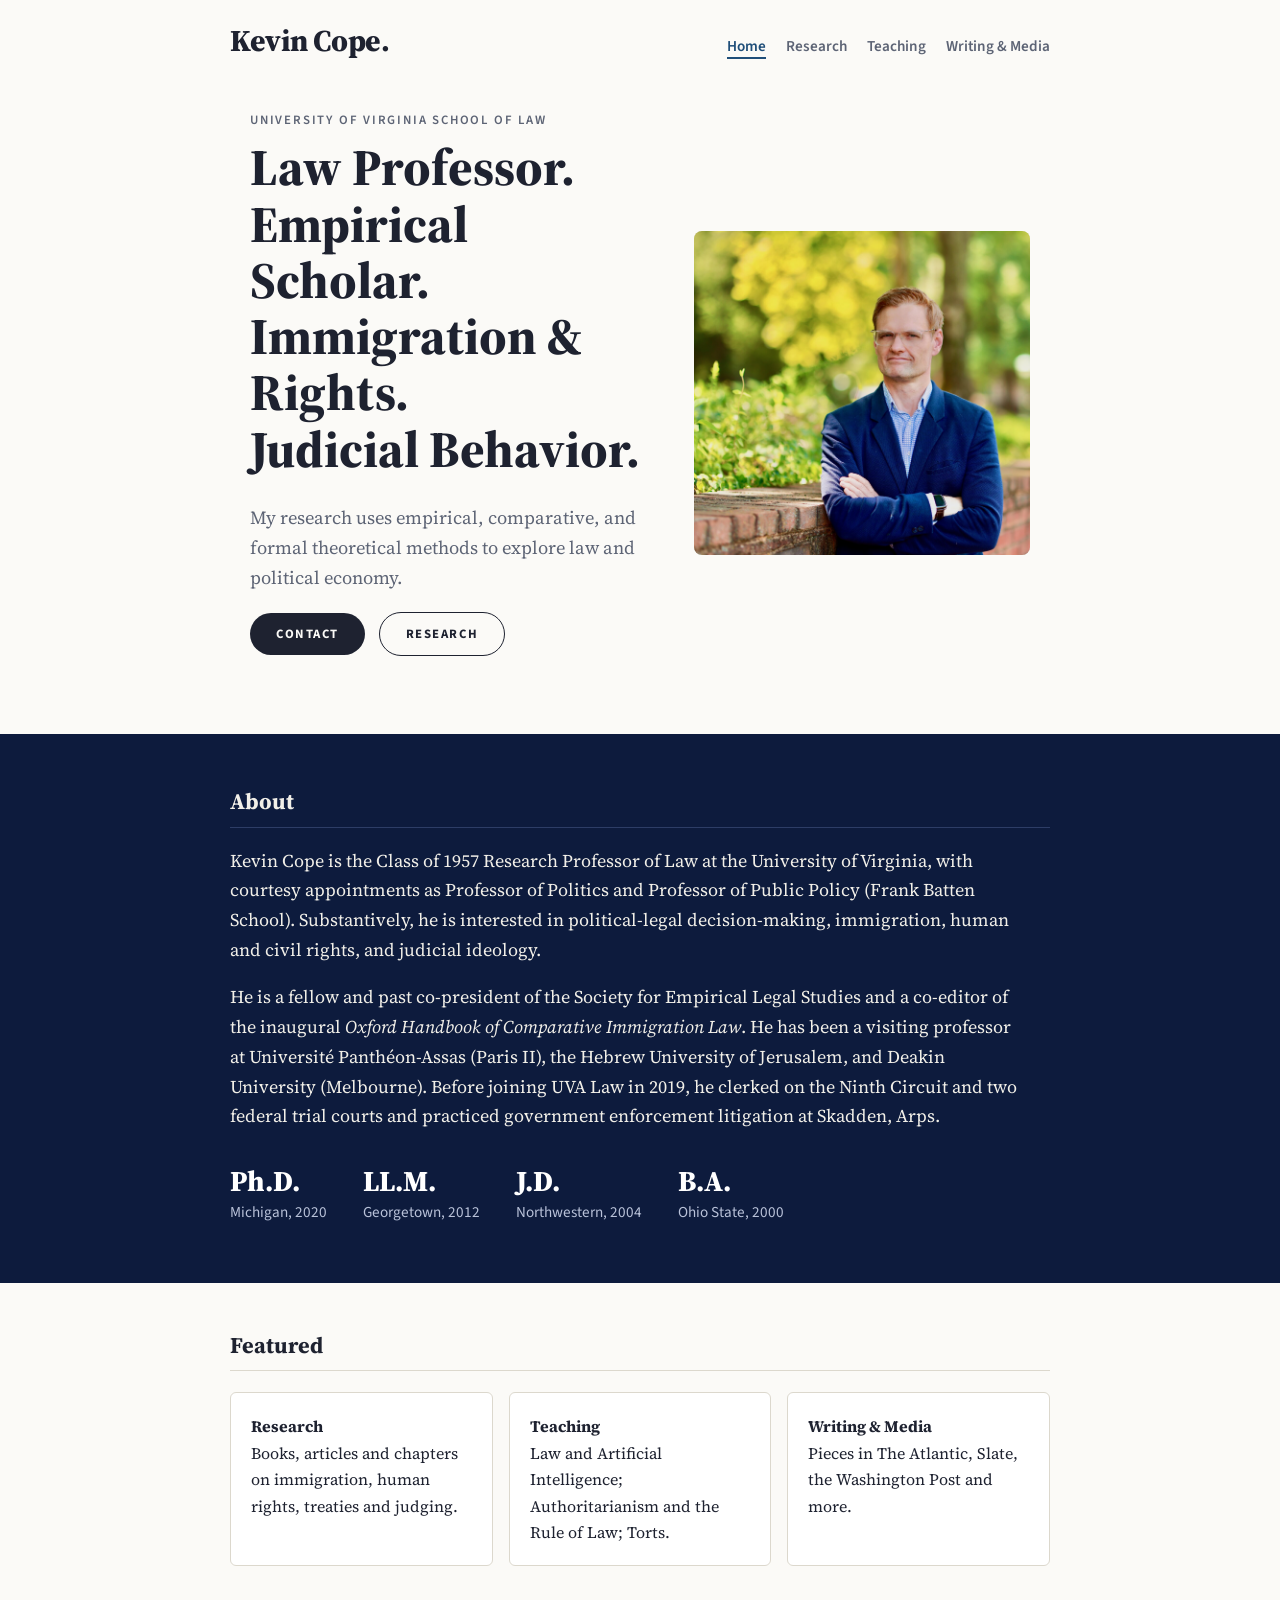
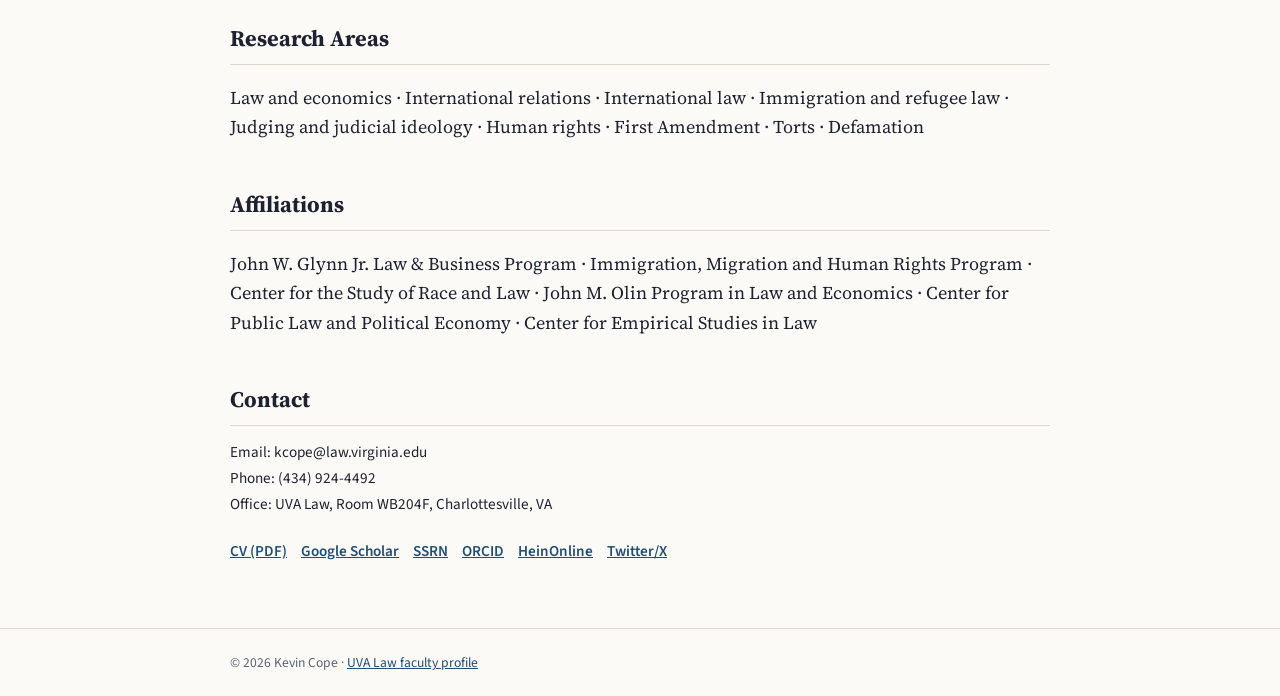
<file: index.html>
<!DOCTYPE html>
<html lang="en"><head><meta charset="UTF-8"><meta name="viewport" content="width=device-width, initial-scale=1.0">
<title>Kevin Cope — Professor of Law, University of Virginia</title><meta name="description" content="Kevin Cope is Class of 1957 Research Professor of Law at the University of Virginia School of Law, studying law and political economy.">
<link rel="preconnect" href="https://fonts.googleapis.com"><link rel="preconnect" href="https://fonts.gstatic.com" crossorigin>
<link href="https://fonts.googleapis.com/css2?family=Source+Serif+4:wght@400;600;700&family=Source+Sans+3:wght@400;600;700&display=swap" rel="stylesheet">
<link rel="stylesheet" href="css/style.css"></head><body>
<header class="site"><div class="container"><a class="brand" href="index.html">Kevin Cope.</a><nav>
<a href="index.html" class=active>Home</a><a href="research.html">Research</a><a href="teaching.html">Teaching</a><a href="media.html">Writing &amp; Media</a></nav></div></header><main class="container">

<section class="hero"><div class="hero-text">
<p class="eyebrow">University of Virginia School of Law</p>
<h1>Law Professor.<br>Empirical Scholar.<br>Immigration &amp; Rights.<br>Judicial Behavior.</h1>
<p class="lede">My research uses empirical, comparative, and formal theoretical methods to explore law and political economy.</p>
<p><a class="btn" href="#contact">Contact</a> <a class="btn ghost" href="research.html">Research</a></p></div>
<div><div class="photo" id="ph" aria-label="Photo placeholder">KC</div></div></section>
</main>
<section class="band"><div class="container">
<h2>About</h2>
<p>Kevin Cope is the Class of 1957 Research Professor of Law at the University of Virginia, with courtesy appointments as Professor of Politics and Professor of Public Policy (Frank Batten School). Substantively, he is interested in political-legal decision-making, immigration, human and civil rights, and judicial ideology.</p>
<p>He is a fellow and past co-president of the Society for Empirical Legal Studies and a co-editor of the inaugural <em>Oxford Handbook of Comparative Immigration Law</em>. He has been a visiting professor at Université Panthéon-Assas (Paris II), the Hebrew University of Jerusalem, and Deakin University (Melbourne). Before joining UVA Law in 2019, he clerked on the Ninth Circuit and two federal trial courts and practiced government enforcement litigation at Skadden, Arps.</p>
<div class="stats"><div><b>Ph.D.</b>Michigan, 2020</div><div><b>LL.M.</b>Georgetown, 2012</div><div><b>J.D.</b>Northwestern, 2004</div><div><b>B.A.</b>Ohio State, 2000</div></div>
</div></section>
<main class="container">
<h2>Featured</h2>
<div class="cards">
<a class="card" href="research.html"><b>Research</b><br>Books, articles and chapters on immigration, human rights, treaties and judging.</a>
<a class="card" href="teaching.html"><b>Teaching</b><br>Law and Artificial Intelligence; Authoritarianism and the Rule of Law; Torts.</a>
<a class="card" href="media.html"><b>Writing &amp; Media</b><br>Pieces in The Atlantic, Slate, the Washington Post and more.</a></div>
<h2>Research Areas</h2><p>Law and economics &middot; International relations &middot; International law &middot; Immigration and refugee law &middot; Judging and judicial ideology &middot; Human rights &middot; First Amendment &middot; Torts &middot; Defamation</p>
<h2>Affiliations</h2><p>John W. Glynn Jr. Law &amp; Business Program &middot; Immigration, Migration and Human Rights Program &middot; Center for the Study of Race and Law &middot; John M. Olin Program in Law and Economics &middot; Center for Public Law and Political Economy &middot; Center for Empirical Studies in Law</p>
<h2 id="contact">Contact</h2>
<div class="contact">Email: kcope@law.virginia.edu<br>Phone: (434) 924-4492<br>Office: UVA Law, Room WB204F, Charlottesville, VA</div>
<p class="links"><a href="https://www.dropbox.com/s/ezp9ynncu754b7q/Cope-CV.pdf?dl=0">CV (PDF)</a><a href="https://scholar.google.com/citations?user=xXnzLrUAAAAJ">Google Scholar</a><a href="https://ssrn.com/abstract=4718929">SSRN</a><a href="https://orcid.org/0000-0002-1598-0668">ORCID</a><a href="https://heinonline.org/HOL/AuthorProfile?collection=journals&search_name=Cope,%20Kevin%20L.&base=js">HeinOnline</a><a href="https://twitter.com/KevinLynnCope">Twitter/X</a></p>
<script>var i=new Image();i.onload=function(){document.getElementById('ph').outerHTML='<img class="photo" src="images/cope.jpg" alt="Kevin Cope">'};i.src='images/cope.jpg';</script></main><footer><div class="container">&copy; 2026 Kevin Cope &middot; <a href="https://www.law.virginia.edu/faculty/profile/kc9fz/2381999">UVA Law faculty profile</a></div></footer></body></html>
</file>
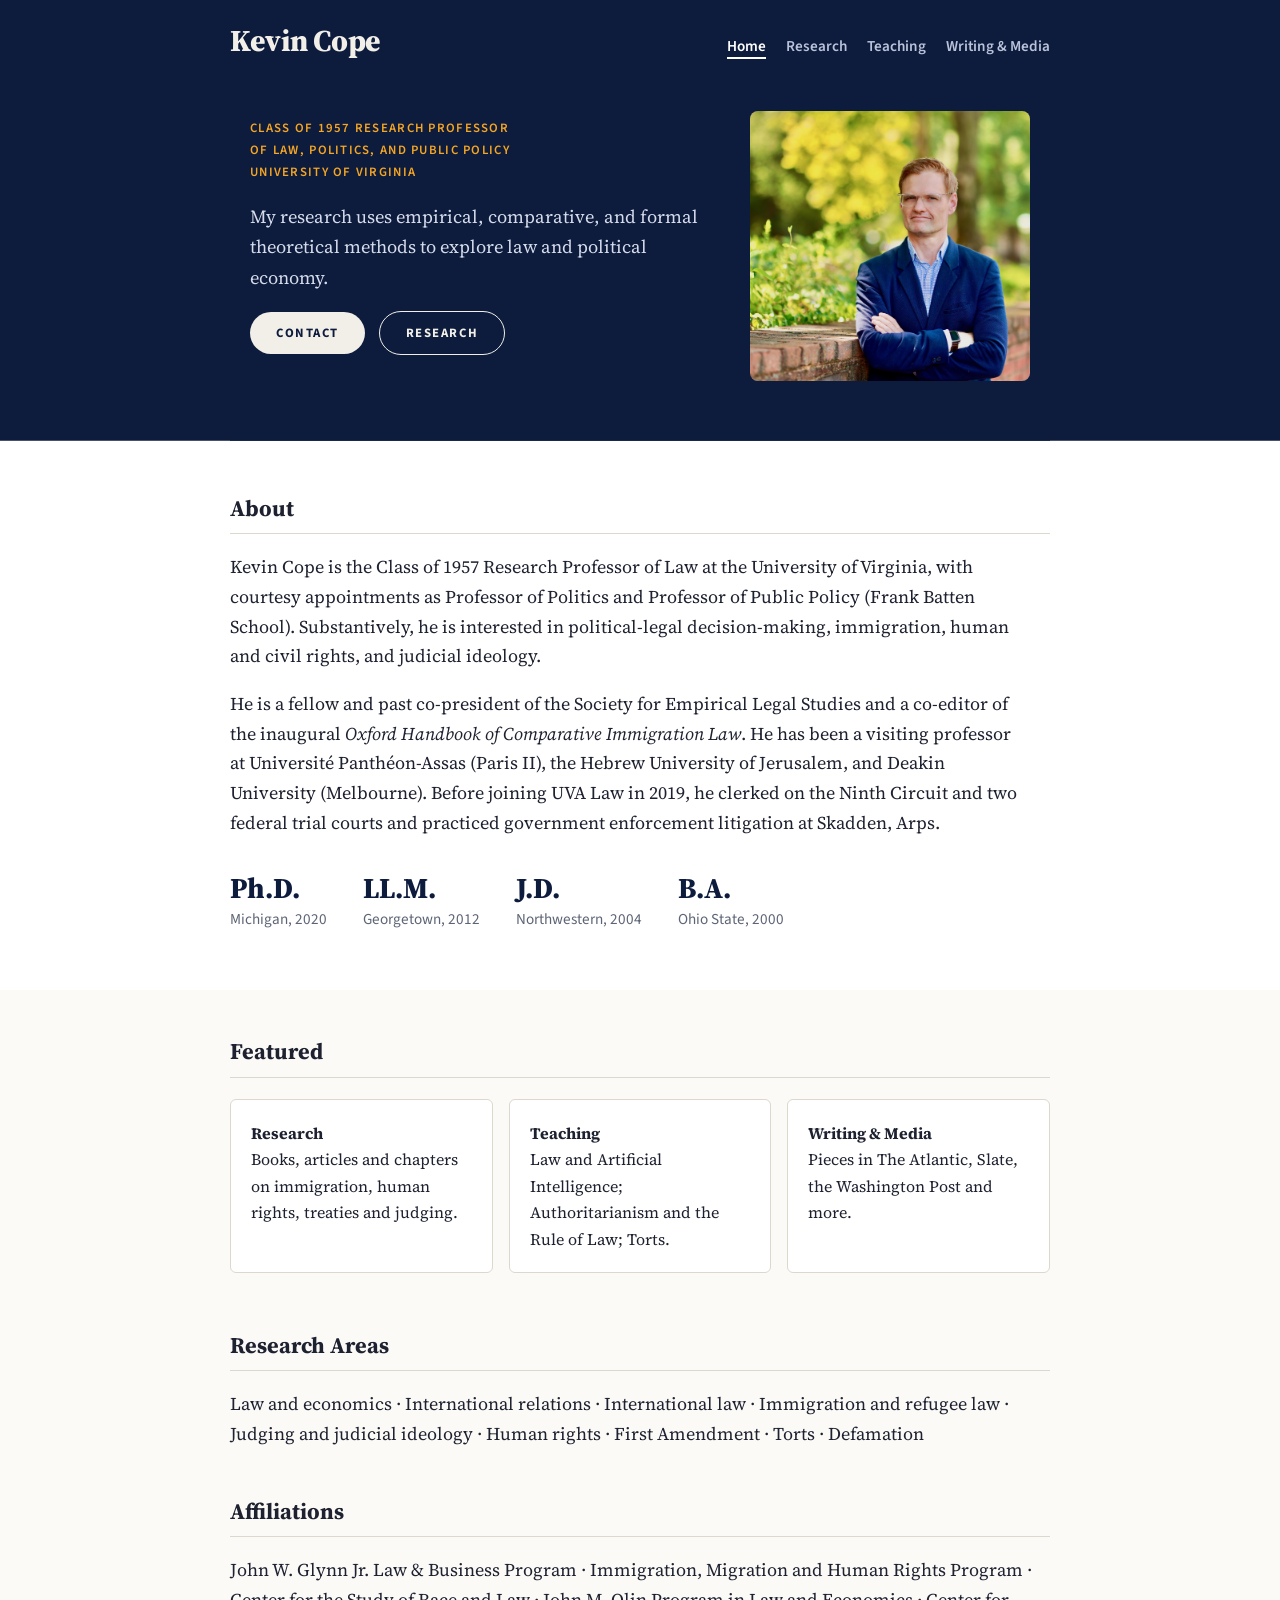
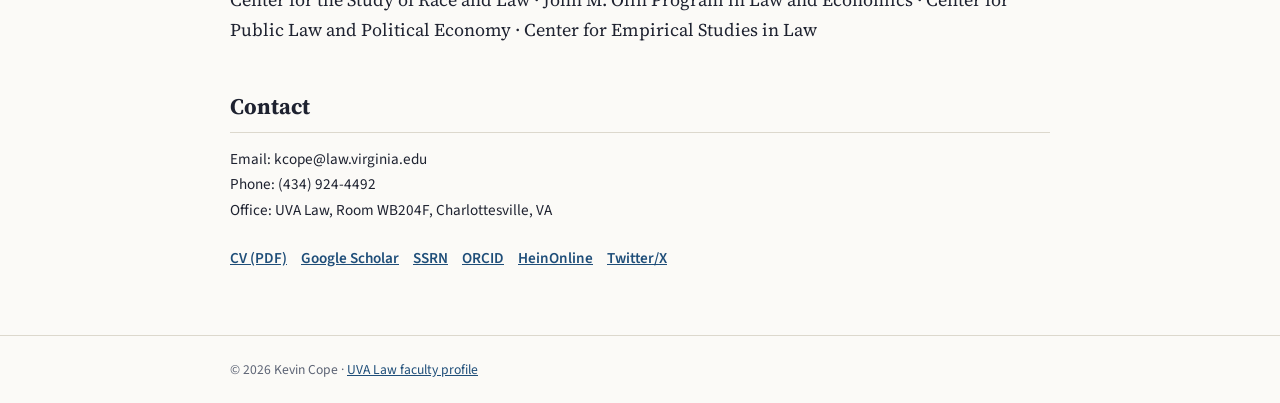
<file: academic-website/index.html>
<!DOCTYPE html>
<html lang="en"><head><meta charset="UTF-8"><meta name="viewport" content="width=device-width, initial-scale=1.0">
<title>Kevin Cope — Professor of Law, University of Virginia</title><meta name="description" content="Kevin Cope is Class of 1957 Research Professor of Law at the University of Virginia School of Law, studying law and political economy.">
<link rel="preconnect" href="https://fonts.googleapis.com"><link rel="preconnect" href="https://fonts.gstatic.com" crossorigin>
<link href="https://fonts.googleapis.com/css2?family=Source+Serif+4:wght@400;600;700&family=Source+Sans+3:wght@400;600;700&display=swap" rel="stylesheet">
<link rel="stylesheet" href="css/style.css"></head><body>
<header class="site"><div class="container"><a class="brand" href="index.html">Kevin Cope</a><nav>
<a href="index.html" class=active>Home</a><a href="research.html">Research</a><a href="teaching.html">Teaching</a><a href="media.html">Writing &amp; Media</a></nav></div></header><main class="container">

<section class="hero"><div class="hero-text">
<p class="eyebrow">Class of 1957 Research Professor<br>of Law, Politics, and Public Policy<br>University of Virginia</p>
<h1 class="sr-only">Kevin Cope</h1>
<p class="lede">My research uses empirical, comparative, and formal theoretical methods to explore law and political economy.</p>
<p><a class="btn" href="#contact">Contact</a> <a class="btn ghost" href="research.html">Research</a></p></div>
<div><div class="photo" id="ph" aria-label="Photo placeholder">KC</div></div></section>
</main>
<section class="band"><div class="container">
<h2>About</h2>
<p>Kevin Cope is the Class of 1957 Research Professor of Law at the University of Virginia, with courtesy appointments as Professor of Politics and Professor of Public Policy (Frank Batten School). Substantively, he is interested in political-legal decision-making, immigration, human and civil rights, and judicial ideology.</p>
<p>He is a fellow and past co-president of the Society for Empirical Legal Studies and a co-editor of the inaugural <em>Oxford Handbook of Comparative Immigration Law</em>. He has been a visiting professor at Université Panthéon-Assas (Paris II), the Hebrew University of Jerusalem, and Deakin University (Melbourne). Before joining UVA Law in 2019, he clerked on the Ninth Circuit and two federal trial courts and practiced government enforcement litigation at Skadden, Arps.</p>
<div class="stats"><div><b>Ph.D.</b>Michigan, 2020</div><div><b>LL.M.</b>Georgetown, 2012</div><div><b>J.D.</b>Northwestern, 2004</div><div><b>B.A.</b>Ohio State, 2000</div></div>
</div></section>
<main class="container">
<h2>Featured</h2>
<div class="cards">
<a class="card" href="research.html"><b>Research</b><br>Books, articles and chapters on immigration, human rights, treaties and judging.</a>
<a class="card" href="teaching.html"><b>Teaching</b><br>Law and Artificial Intelligence; Authoritarianism and the Rule of Law; Torts.</a>
<a class="card" href="media.html"><b>Writing &amp; Media</b><br>Pieces in The Atlantic, Slate, the Washington Post and more.</a></div>
<h2>Research Areas</h2><p>Law and economics &middot; International relations &middot; International law &middot; Immigration and refugee law &middot; Judging and judicial ideology &middot; Human rights &middot; First Amendment &middot; Torts &middot; Defamation</p>
<h2>Affiliations</h2><p>John W. Glynn Jr. Law &amp; Business Program &middot; Immigration, Migration and Human Rights Program &middot; Center for the Study of Race and Law &middot; John M. Olin Program in Law and Economics &middot; Center for Public Law and Political Economy &middot; Center for Empirical Studies in Law</p>
<h2 id="contact">Contact</h2>
<div class="contact">Email: kcope@law.virginia.edu<br>Phone: (434) 924-4492<br>Office: UVA Law, Room WB204F, Charlottesville, VA</div>
<p class="links"><a href="https://www.dropbox.com/s/ezp9ynncu754b7q/Cope-CV.pdf?dl=0">CV (PDF)</a><a href="https://scholar.google.com/citations?user=xXnzLrUAAAAJ">Google Scholar</a><a href="https://ssrn.com/abstract=4718929">SSRN</a><a href="https://orcid.org/0000-0002-1598-0668">ORCID</a><a href="https://heinonline.org/HOL/AuthorProfile?collection=journals&search_name=Cope,%20Kevin%20L.&base=js">HeinOnline</a><a href="https://twitter.com/KevinLynnCope">Twitter/X</a></p>
<script>var i=new Image();i.onload=function(){document.getElementById('ph').outerHTML='<img class="photo" src="images/cope.jpg" alt="Kevin Cope">'};i.src='images/cope.jpg';</script></main><footer><div class="container">&copy; 2026 Kevin Cope &middot; <a href="https://www.law.virginia.edu/faculty/profile/kc9fz/2381999">UVA Law faculty profile</a></div></footer></body></html>
</file>
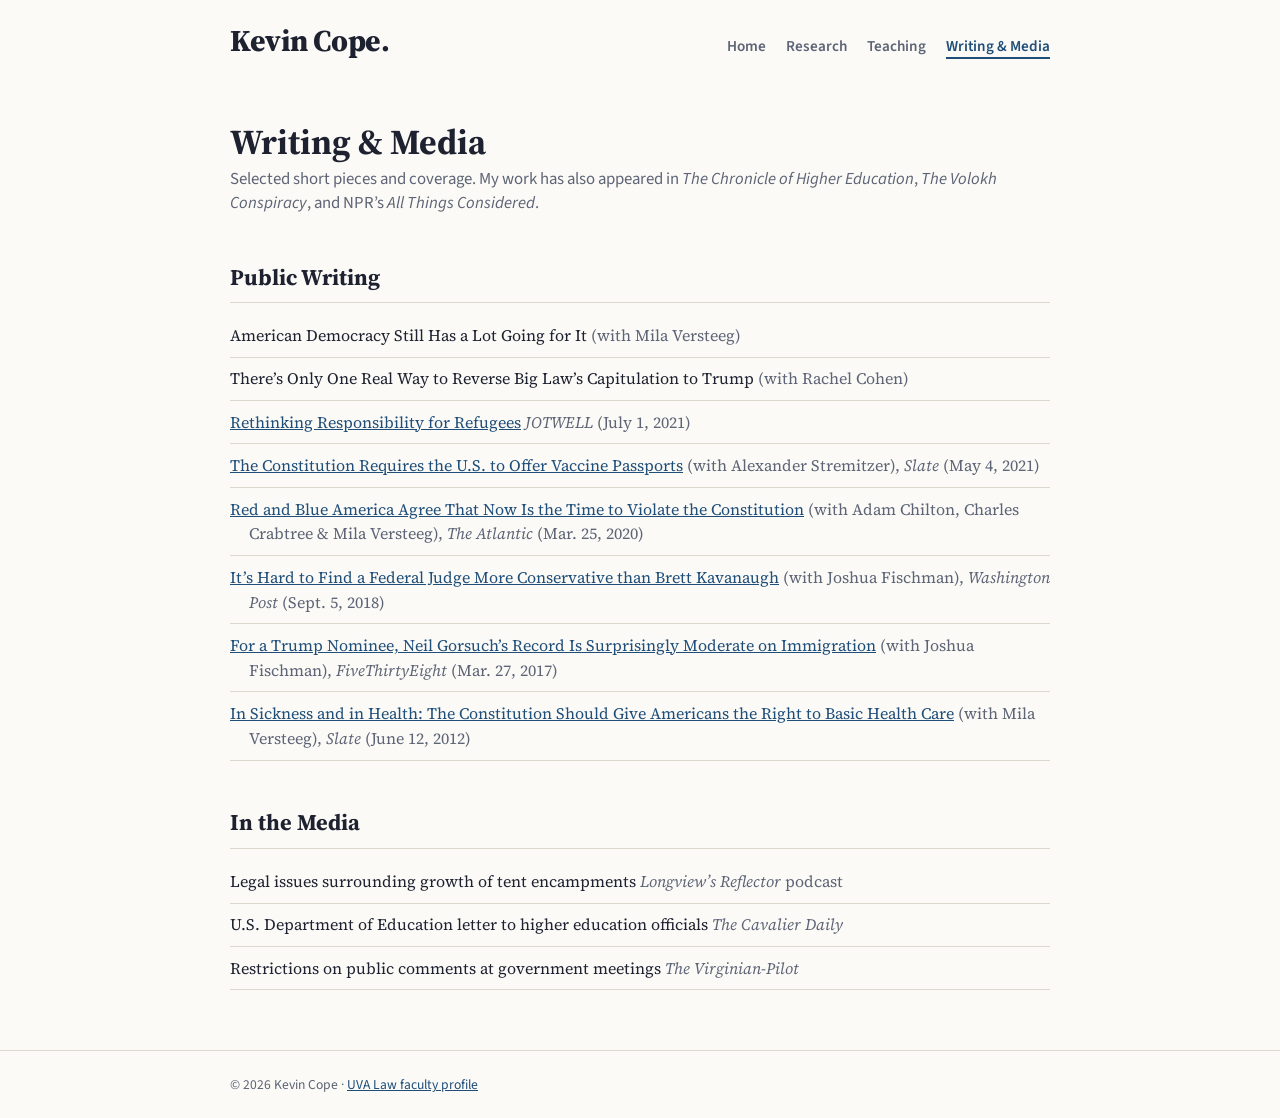
<file: media.html>
<!DOCTYPE html>
<html lang="en"><head><meta charset="UTF-8"><meta name="viewport" content="width=device-width, initial-scale=1.0">
<title>Writing & Media — Kevin Cope</title><meta name="description" content="Public writing and media appearances by Kevin Cope.">
<link rel="preconnect" href="https://fonts.googleapis.com"><link rel="preconnect" href="https://fonts.gstatic.com" crossorigin>
<link href="https://fonts.googleapis.com/css2?family=Source+Serif+4:wght@400;600;700&family=Source+Sans+3:wght@400;600;700&display=swap" rel="stylesheet">
<link rel="stylesheet" href="css/style.css"></head><body>
<header class="site"><div class="container"><a class="brand" href="index.html">Kevin Cope.</a><nav>
<a href="index.html">Home</a><a href="research.html">Research</a><a href="teaching.html">Teaching</a><a href="media.html" class=active>Writing &amp; Media</a></nav></div></header><main class="container">
<h1 style="margin-top:40px">Writing &amp; Media</h1><p class="sub">Selected short pieces and coverage. My work has also appeared in <em>The Chronicle of Higher Education</em>, <em>The Volokh Conspiracy</em>, and NPR’s <em>All Things Considered</em>.</p><h2>Public Writing</h2><ul class="pubs"><li>American Democracy Still Has a Lot Going for It <span class="co">(with Mila Versteeg)</span></li><li>There’s Only One Real Way to Reverse Big Law’s Capitulation to Trump <span class="co">(with Rachel Cohen)</span></li><li><a href="https://www.law.virginia.edu/scholarship/publication/kevin-cope/1353421">Rethinking Responsibility for Refugees</a> <span class="co"><em>JOTWELL</em> (July 1, 2021)</span></li><li><a href="https://www.law.virginia.edu/scholarship/publication/kevin-cope/1258756">The Constitution Requires the U.S. to Offer Vaccine Passports</a> <span class="co">(with Alexander Stremitzer), <em>Slate</em> (May 4, 2021)</span></li><li><a href="https://www.law.virginia.edu/scholarship/publication/mila-versteeg/1367566">Red and Blue America Agree That Now Is the Time to Violate the Constitution</a> <span class="co">(with Adam Chilton, Charles Crabtree &amp; Mila Versteeg), <em>The Atlantic</em> (Mar. 25, 2020)</span></li><li><a href="https://www.law.virginia.edu/scholarship/publication/kevin-cope/513896">It’s Hard to Find a Federal Judge More Conservative than Brett Kavanaugh</a> <span class="co">(with Joshua Fischman), <em>Washington Post</em> (Sept. 5, 2018)</span></li><li><a href="https://www.law.virginia.edu/scholarship/publication/kevin-cope/501641">For a Trump Nominee, Neil Gorsuch’s Record Is Surprisingly Moderate on Immigration</a> <span class="co">(with Joshua Fischman), <em>FiveThirtyEight</em> (Mar. 27, 2017)</span></li><li><a href="https://www.law.virginia.edu/scholarship/publication/kevin-cope/658291">In Sickness and in Health: The Constitution Should Give Americans the Right to Basic Health Care</a> <span class="co">(with Mila Versteeg), <em>Slate</em> (June 12, 2012)</span></li></ul><h2>In the Media</h2><ul class="pubs"><li>Legal issues surrounding growth of tent encampments <span class="co"><em>Longview’s Reflector</em> podcast</span></li><li>U.S. Department of Education letter to higher education officials <span class="co"><em>The Cavalier Daily</em></span></li><li>Restrictions on public comments at government meetings <span class="co"><em>The Virginian-Pilot</em></span></li></ul></main><footer><div class="container">&copy; 2026 Kevin Cope &middot; <a href="https://www.law.virginia.edu/faculty/profile/kc9fz/2381999">UVA Law faculty profile</a></div></footer></body></html>
</file>
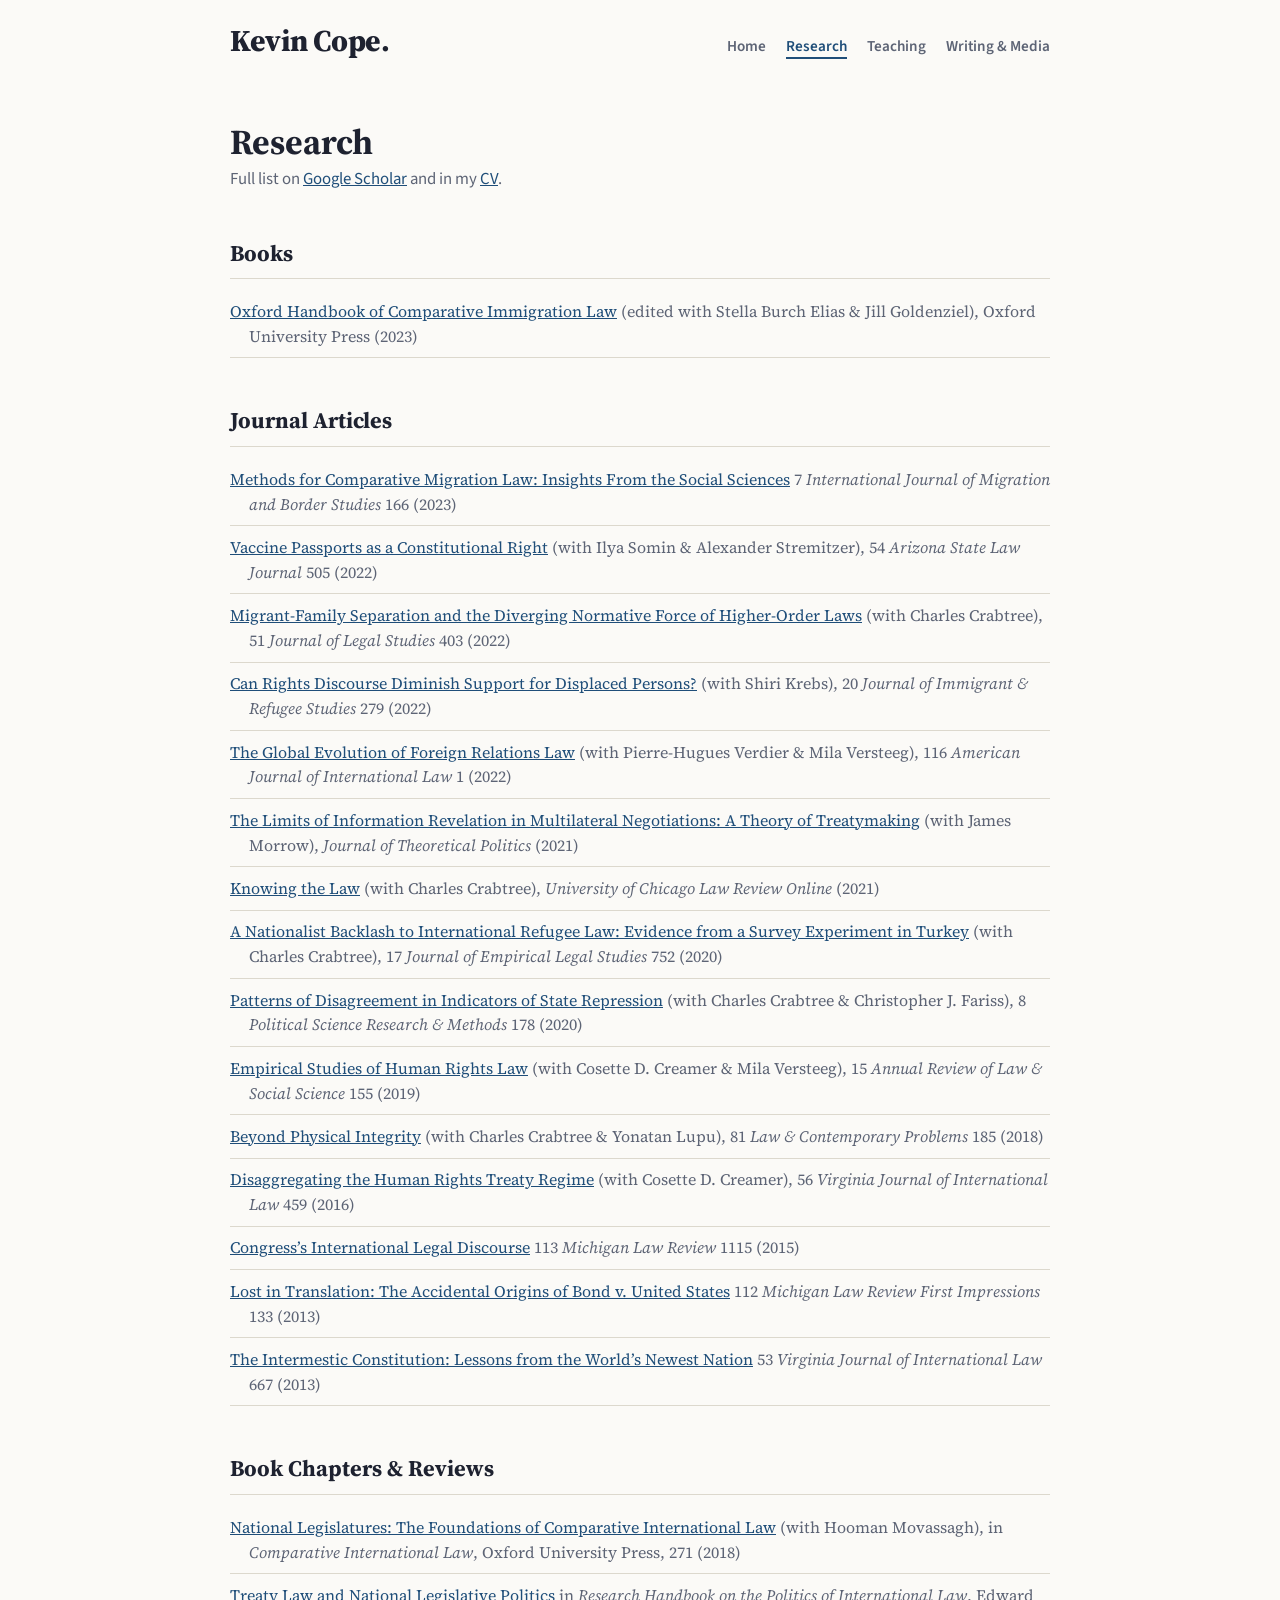
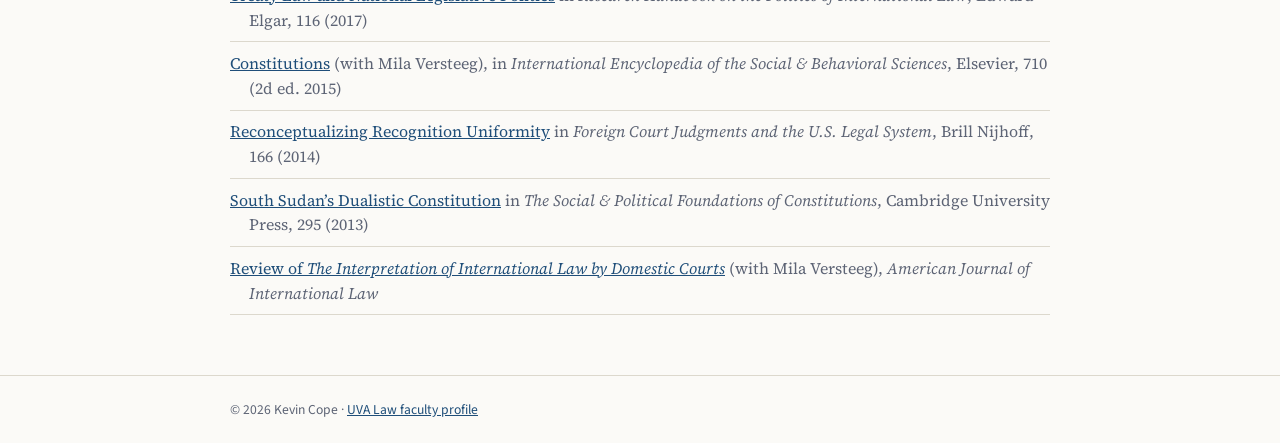
<file: research.html>
<!DOCTYPE html>
<html lang="en"><head><meta charset="UTF-8"><meta name="viewport" content="width=device-width, initial-scale=1.0">
<title>Research — Kevin Cope</title><meta name="description" content="Books, articles, and chapters by Kevin Cope.">
<link rel="preconnect" href="https://fonts.googleapis.com"><link rel="preconnect" href="https://fonts.gstatic.com" crossorigin>
<link href="https://fonts.googleapis.com/css2?family=Source+Serif+4:wght@400;600;700&family=Source+Sans+3:wght@400;600;700&display=swap" rel="stylesheet">
<link rel="stylesheet" href="css/style.css"></head><body>
<header class="site"><div class="container"><a class="brand" href="index.html">Kevin Cope.</a><nav>
<a href="index.html">Home</a><a href="research.html" class=active>Research</a><a href="teaching.html">Teaching</a><a href="media.html">Writing &amp; Media</a></nav></div></header><main class="container">
<h1 style="margin-top:40px">Research</h1><p class="sub">Full list on <a href="https://scholar.google.com/citations?user=xXnzLrUAAAAJ">Google Scholar</a> and in my <a href="https://www.dropbox.com/s/ezp9ynncu754b7q/Cope-CV.pdf?dl=0">CV</a>.</p><h2>Books</h2><ul class="pubs"><li><a href="https://www.law.virginia.edu/scholarship/publication/kevin-cope/1872571">Oxford Handbook of Comparative Immigration Law</a> <span class="co">(edited with Stella Burch Elias &amp; Jill Goldenziel), Oxford University Press (2023)</span></li></ul><h2>Journal Articles</h2><ul class="pubs"><li><a href="https://www.law.virginia.edu/scholarship/publication/kevin-cope/1572571">Methods for Comparative Migration Law: Insights From the Social Sciences</a> <span class="co">7 <em>International Journal of Migration and Border Studies</em> 166 (2023)</span></li><li><a href="https://www.law.virginia.edu/scholarship/publication/kevin-cope/1379281">Vaccine Passports as a Constitutional Right</a> <span class="co">(with Ilya Somin &amp; Alexander Stremitzer), 54 <em>Arizona State Law Journal</em> 505 (2022)</span></li><li><a href="https://www.law.virginia.edu/scholarship/publication/kevin-cope/1543656">Migrant-Family Separation and the Diverging Normative Force of Higher-Order Laws</a> <span class="co">(with Charles Crabtree), 51 <em>Journal of Legal Studies</em> 403 (2022)</span></li><li><a href="https://www.law.virginia.edu/scholarship/publication/kevin-cope/1572526">Can Rights Discourse Diminish Support for Displaced Persons?</a> <span class="co">(with Shiri Krebs), 20 <em>Journal of Immigrant &amp; Refugee Studies</em> 279 (2022)</span></li><li><a href="https://www.law.virginia.edu/scholarship/publication/kevin-cope/1417626">The Global Evolution of Foreign Relations Law</a> <span class="co">(with Pierre-Hugues Verdier &amp; Mila Versteeg), 116 <em>American Journal of International Law</em> 1 (2022)</span></li><li><a href="https://www.law.virginia.edu/scholarship/publication/kevin-cope/915356">The Limits of Information Revelation in Multilateral Negotiations: A Theory of Treatymaking</a> <span class="co">(with James Morrow), <em>Journal of Theoretical Politics</em> (2021)</span></li><li><a href="https://www.law.virginia.edu/scholarship/publication/kevin-cope/1543651">Knowing the Law</a> <span class="co">(with Charles Crabtree), <em>University of Chicago Law Review Online</em> (2021)</span></li><li><a href="https://www.law.virginia.edu/scholarship/publication/kevin-cope/1150711">A Nationalist Backlash to International Refugee Law: Evidence from a Survey Experiment in Turkey</a> <span class="co">(with Charles Crabtree), 17 <em>Journal of Empirical Legal Studies</em> 752 (2020)</span></li><li><a href="https://www.law.virginia.edu/scholarship/publication/kevin-cope/1085991">Patterns of Disagreement in Indicators of State Repression</a> <span class="co">(with Charles Crabtree &amp; Christopher J. Fariss), 8 <em>Political Science Research &amp; Methods</em> 178 (2020)</span></li><li><a href="https://www.law.virginia.edu/scholarship/publication/kevin-cope/785456">Empirical Studies of Human Rights Law</a> <span class="co">(with Cosette D. Creamer &amp; Mila Versteeg), 15 <em>Annual Review of Law &amp; Social Science</em> 155 (2019)</span></li><li><a href="https://www.law.virginia.edu/scholarship/publication/kevin-cope/865816">Beyond Physical Integrity</a> <span class="co">(with Charles Crabtree &amp; Yonatan Lupu), 81 <em>Law &amp; Contemporary Problems</em> 185 (2018)</span></li><li><a href="https://www.law.virginia.edu/scholarship/publication/kevin-cope/501636">Disaggregating the Human Rights Treaty Regime</a> <span class="co">(with Cosette D. Creamer), 56 <em>Virginia Journal of International Law</em> 459 (2016)</span></li><li><a href="https://www.law.virginia.edu/scholarship/publication/kevin-cope/597446">Congress’s International Legal Discourse</a> <span class="co">113 <em>Michigan Law Review</em> 1115 (2015)</span></li><li><a href="https://www.law.virginia.edu/scholarship/publication/kevin-cope/865821">Lost in Translation: The Accidental Origins of Bond v. United States</a> <span class="co">112 <em>Michigan Law Review First Impressions</em> 133 (2013)</span></li><li><a href="https://www.law.virginia.edu/scholarship/publication/kevin-cope/866461">The Intermestic Constitution: Lessons from the World’s Newest Nation</a> <span class="co">53 <em>Virginia Journal of International Law</em> 667 (2013)</span></li></ul><h2>Book Chapters &amp; Reviews</h2><ul class="pubs"><li><a href="https://www.law.virginia.edu/scholarship/publication/kevin-cope/513906">National Legislatures: The Foundations of Comparative International Law</a> <span class="co">(with Hooman Movassagh), in <em>Comparative International Law</em>, Oxford University Press, 271 (2018)</span></li><li><a href="https://www.law.virginia.edu/scholarship/publication/kevin-cope/501656">Treaty Law and National Legislative Politics</a> <span class="co">in <em>Research Handbook on the Politics of International Law</em>, Edward Elgar, 116 (2017)</span></li><li><a href="https://www.law.virginia.edu/scholarship/publication/kevin-cope/658406">Constitutions</a> <span class="co">(with Mila Versteeg), in <em>International Encyclopedia of the Social &amp; Behavioral Sciences</em>, Elsevier, 710 (2d ed. 2015)</span></li><li><a href="https://www.law.virginia.edu/scholarship/publication/kevin-cope/1312111">Reconceptualizing Recognition Uniformity</a> <span class="co">in <em>Foreign Court Judgments and the U.S. Legal System</em>, Brill Nijhoff, 166 (2014)</span></li><li><a href="https://www.law.virginia.edu/scholarship/publication/kevin-cope/1312116">South Sudan’s Dualistic Constitution</a> <span class="co">in <em>The Social &amp; Political Foundations of Constitutions</em>, Cambridge University Press, 295 (2013)</span></li><li><a href="https://www.law.virginia.edu/scholarship/publication/kevin-cope/501651">Review of <em>The Interpretation of International Law by Domestic Courts</em></a> <span class="co">(with Mila Versteeg), <em>American Journal of International Law</em></span></li></ul></main><footer><div class="container">&copy; 2026 Kevin Cope &middot; <a href="https://www.law.virginia.edu/faculty/profile/kc9fz/2381999">UVA Law faculty profile</a></div></footer></body></html>
</file>
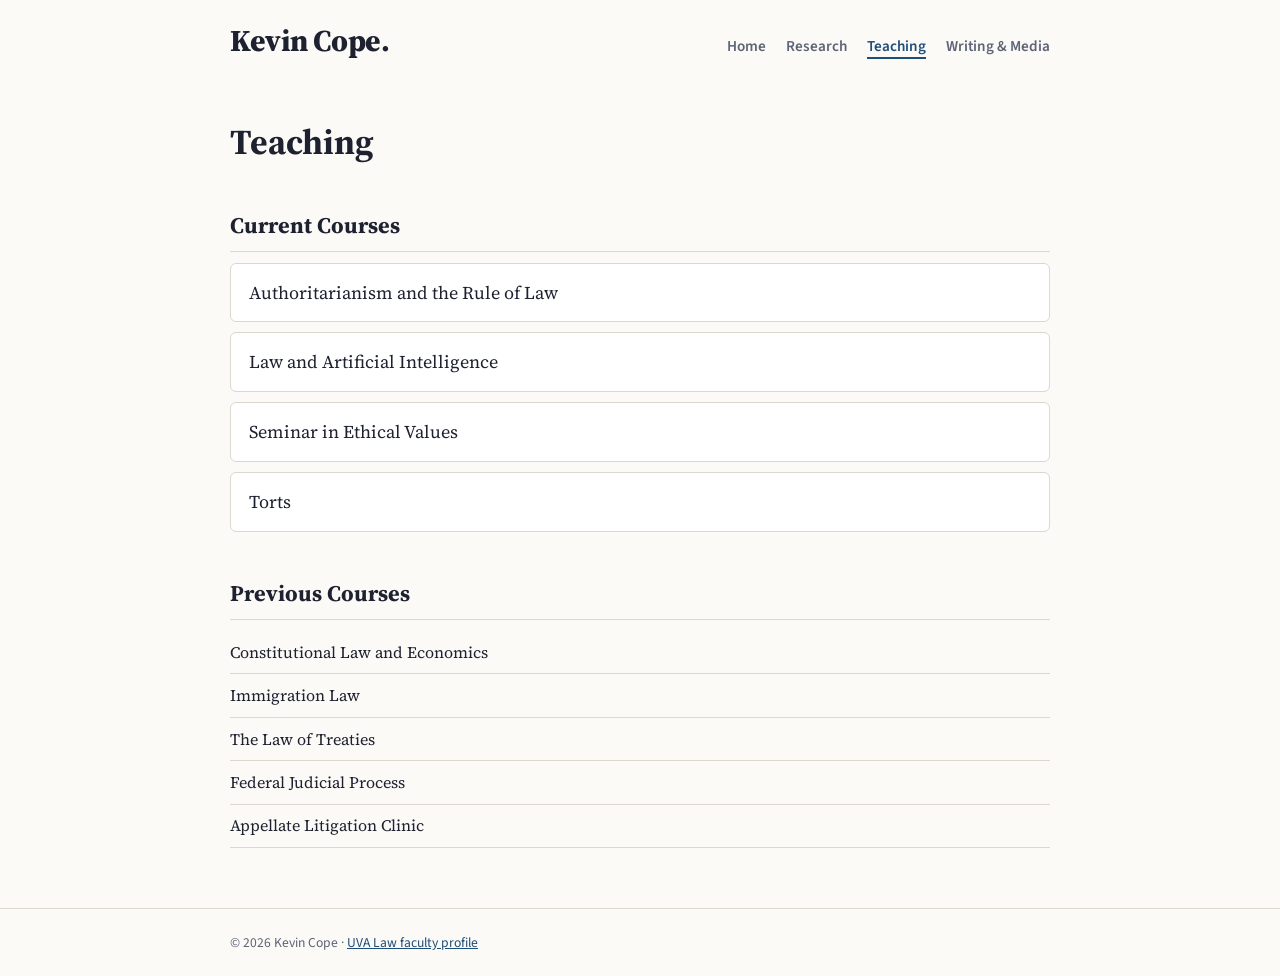
<file: teaching.html>
<!DOCTYPE html>
<html lang="en"><head><meta charset="UTF-8"><meta name="viewport" content="width=device-width, initial-scale=1.0">
<title>Teaching — Kevin Cope</title><meta name="description" content="Courses taught by Kevin Cope at UVA Law.">
<link rel="preconnect" href="https://fonts.googleapis.com"><link rel="preconnect" href="https://fonts.gstatic.com" crossorigin>
<link href="https://fonts.googleapis.com/css2?family=Source+Serif+4:wght@400;600;700&family=Source+Sans+3:wght@400;600;700&display=swap" rel="stylesheet">
<link rel="stylesheet" href="css/style.css"></head><body>
<header class="site"><div class="container"><a class="brand" href="index.html">Kevin Cope.</a><nav>
<a href="index.html">Home</a><a href="research.html">Research</a><a href="teaching.html" class=active>Teaching</a><a href="media.html">Writing &amp; Media</a></nav></div></header><main class="container">
<h1 style="margin-top:40px">Teaching</h1><h2>Current Courses</h2><div class="card">Authoritarianism and the Rule of Law</div><div class="card">Law and Artificial Intelligence</div><div class="card">Seminar in Ethical Values</div><div class="card">Torts</div><h2>Previous Courses</h2><ul class="pubs"><li>Constitutional Law and Economics</li><li>Immigration Law</li><li>The Law of Treaties</li><li>Federal Judicial Process</li><li>Appellate Litigation Clinic</li></ul></main><footer><div class="container">&copy; 2026 Kevin Cope &middot; <a href="https://www.law.virginia.edu/faculty/profile/kc9fz/2381999">UVA Law faculty profile</a></div></footer></body></html>
</file>
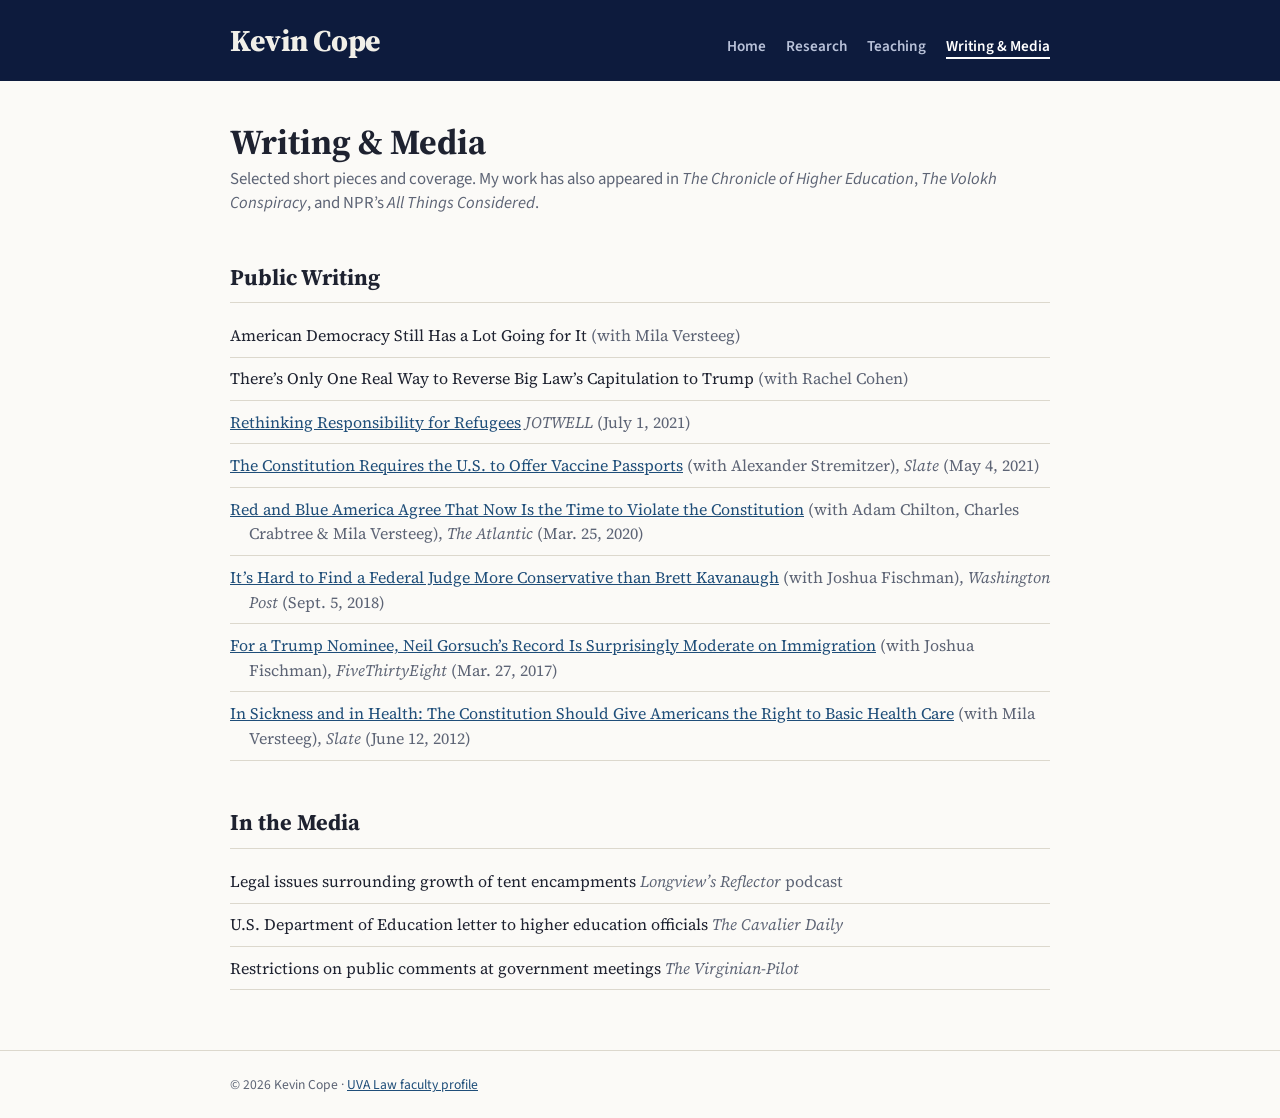
<file: academic-website/media.html>
<!DOCTYPE html>
<html lang="en"><head><meta charset="UTF-8"><meta name="viewport" content="width=device-width, initial-scale=1.0">
<title>Writing & Media — Kevin Cope</title><meta name="description" content="Public writing and media appearances by Kevin Cope.">
<link rel="preconnect" href="https://fonts.googleapis.com"><link rel="preconnect" href="https://fonts.gstatic.com" crossorigin>
<link href="https://fonts.googleapis.com/css2?family=Source+Serif+4:wght@400;600;700&family=Source+Sans+3:wght@400;600;700&display=swap" rel="stylesheet">
<link rel="stylesheet" href="css/style.css"></head><body>
<header class="site"><div class="container"><a class="brand" href="index.html">Kevin Cope</a><nav>
<a href="index.html">Home</a><a href="research.html">Research</a><a href="teaching.html">Teaching</a><a href="media.html" class=active>Writing &amp; Media</a></nav></div></header><main class="container">
<h1 style="margin-top:40px">Writing &amp; Media</h1><p class="sub">Selected short pieces and coverage. My work has also appeared in <em>The Chronicle of Higher Education</em>, <em>The Volokh Conspiracy</em>, and NPR’s <em>All Things Considered</em>.</p><h2>Public Writing</h2><ul class="pubs"><li>American Democracy Still Has a Lot Going for It <span class="co">(with Mila Versteeg)</span></li><li>There’s Only One Real Way to Reverse Big Law’s Capitulation to Trump <span class="co">(with Rachel Cohen)</span></li><li><a href="https://www.law.virginia.edu/scholarship/publication/kevin-cope/1353421">Rethinking Responsibility for Refugees</a> <span class="co"><em>JOTWELL</em> (July 1, 2021)</span></li><li><a href="https://www.law.virginia.edu/scholarship/publication/kevin-cope/1258756">The Constitution Requires the U.S. to Offer Vaccine Passports</a> <span class="co">(with Alexander Stremitzer), <em>Slate</em> (May 4, 2021)</span></li><li><a href="https://www.law.virginia.edu/scholarship/publication/mila-versteeg/1367566">Red and Blue America Agree That Now Is the Time to Violate the Constitution</a> <span class="co">(with Adam Chilton, Charles Crabtree &amp; Mila Versteeg), <em>The Atlantic</em> (Mar. 25, 2020)</span></li><li><a href="https://www.law.virginia.edu/scholarship/publication/kevin-cope/513896">It’s Hard to Find a Federal Judge More Conservative than Brett Kavanaugh</a> <span class="co">(with Joshua Fischman), <em>Washington Post</em> (Sept. 5, 2018)</span></li><li><a href="https://www.law.virginia.edu/scholarship/publication/kevin-cope/501641">For a Trump Nominee, Neil Gorsuch’s Record Is Surprisingly Moderate on Immigration</a> <span class="co">(with Joshua Fischman), <em>FiveThirtyEight</em> (Mar. 27, 2017)</span></li><li><a href="https://www.law.virginia.edu/scholarship/publication/kevin-cope/658291">In Sickness and in Health: The Constitution Should Give Americans the Right to Basic Health Care</a> <span class="co">(with Mila Versteeg), <em>Slate</em> (June 12, 2012)</span></li></ul><h2>In the Media</h2><ul class="pubs"><li>Legal issues surrounding growth of tent encampments <span class="co"><em>Longview’s Reflector</em> podcast</span></li><li>U.S. Department of Education letter to higher education officials <span class="co"><em>The Cavalier Daily</em></span></li><li>Restrictions on public comments at government meetings <span class="co"><em>The Virginian-Pilot</em></span></li></ul></main><footer><div class="container">&copy; 2026 Kevin Cope &middot; <a href="https://www.law.virginia.edu/faculty/profile/kc9fz/2381999">UVA Law faculty profile</a></div></footer></body></html>
</file>
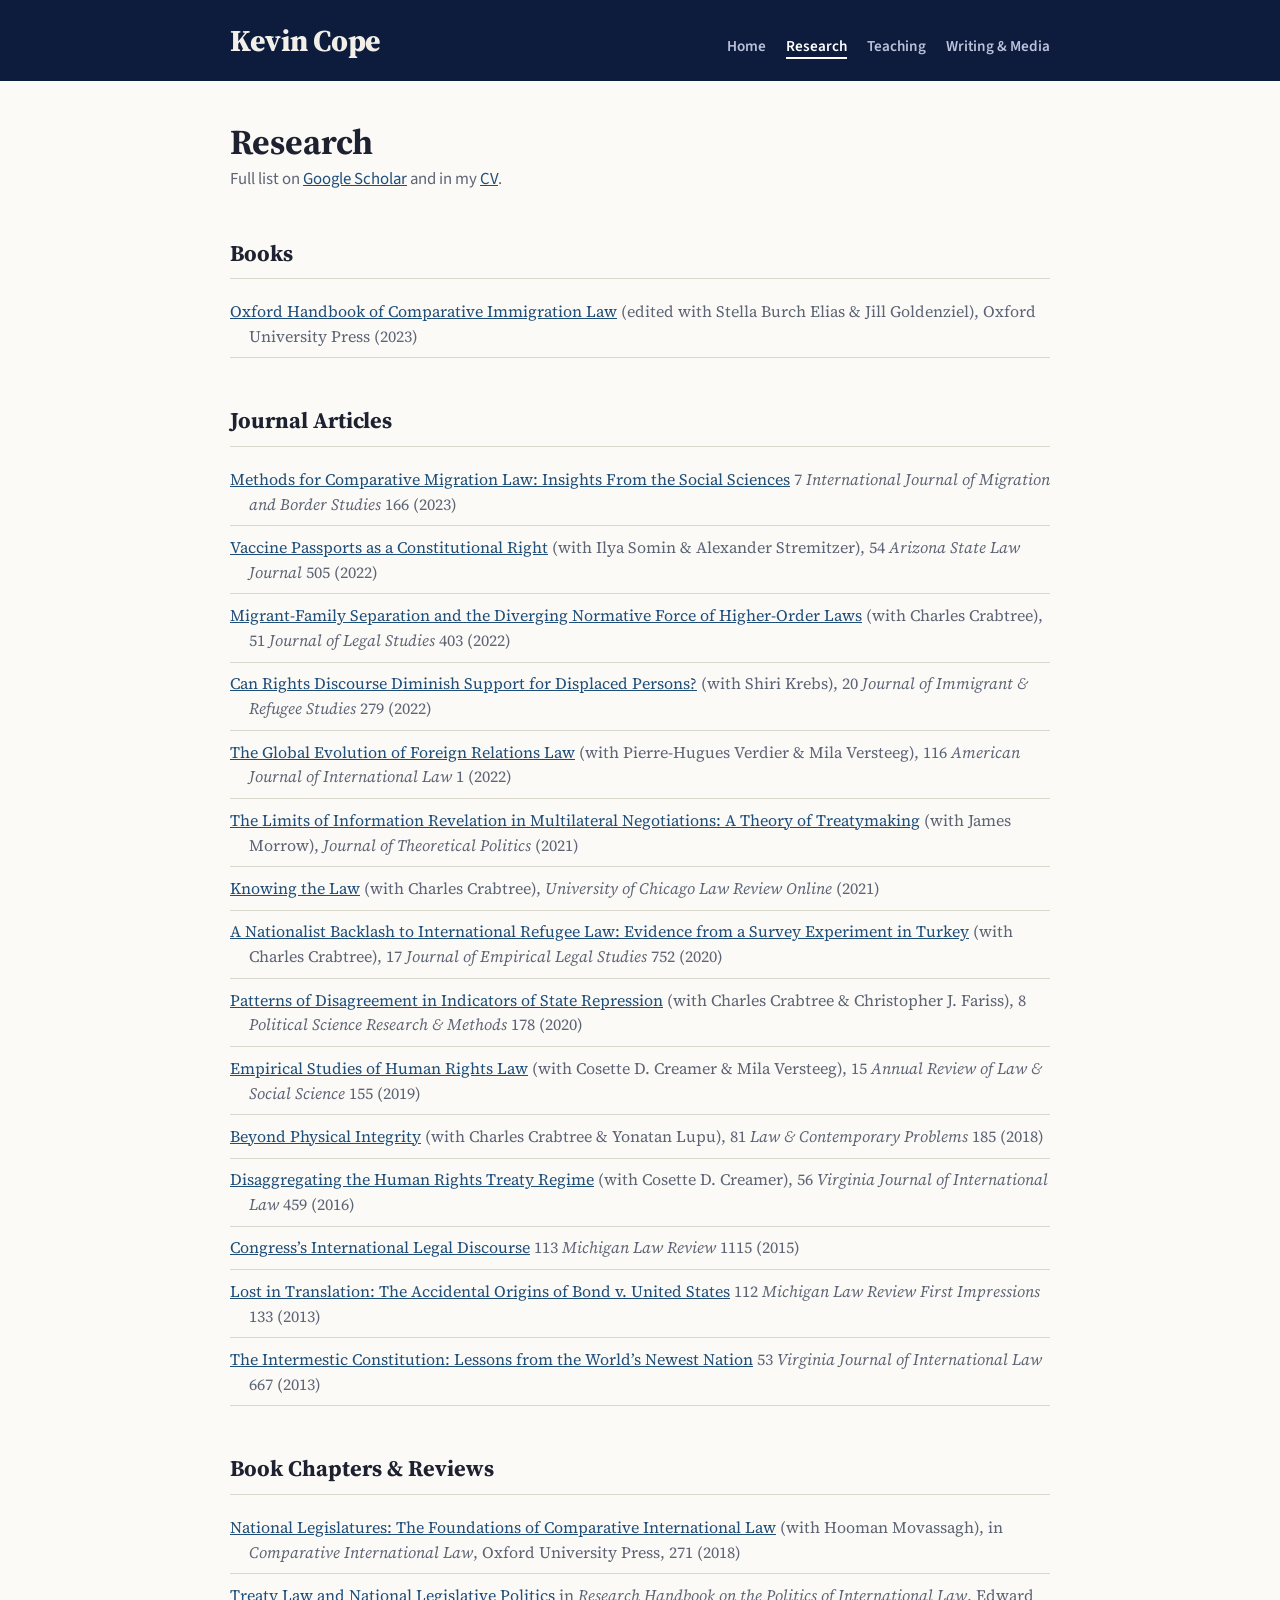
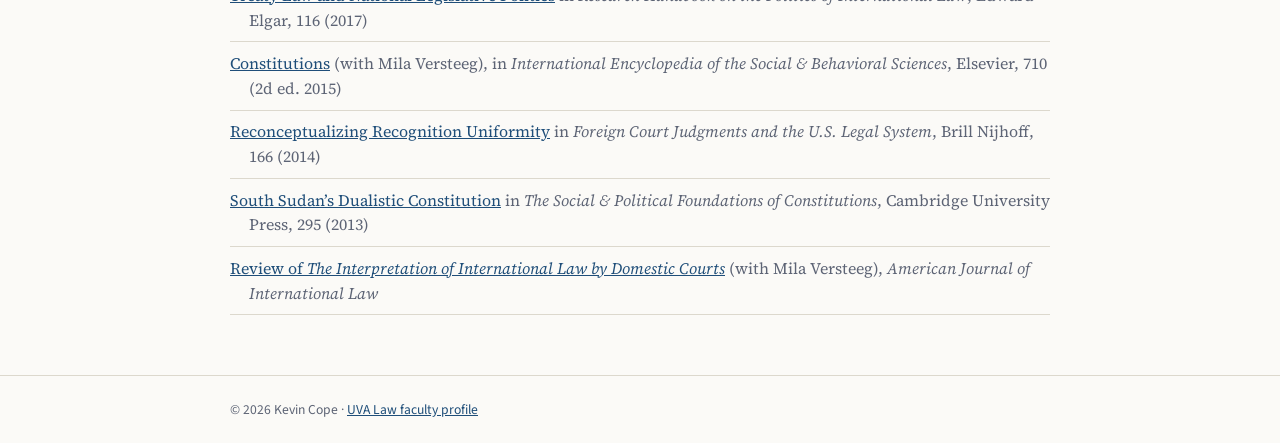
<file: academic-website/research.html>
<!DOCTYPE html>
<html lang="en"><head><meta charset="UTF-8"><meta name="viewport" content="width=device-width, initial-scale=1.0">
<title>Research — Kevin Cope</title><meta name="description" content="Books, articles, and chapters by Kevin Cope.">
<link rel="preconnect" href="https://fonts.googleapis.com"><link rel="preconnect" href="https://fonts.gstatic.com" crossorigin>
<link href="https://fonts.googleapis.com/css2?family=Source+Serif+4:wght@400;600;700&family=Source+Sans+3:wght@400;600;700&display=swap" rel="stylesheet">
<link rel="stylesheet" href="css/style.css"></head><body>
<header class="site"><div class="container"><a class="brand" href="index.html">Kevin Cope</a><nav>
<a href="index.html">Home</a><a href="research.html" class=active>Research</a><a href="teaching.html">Teaching</a><a href="media.html">Writing &amp; Media</a></nav></div></header><main class="container">
<h1 style="margin-top:40px">Research</h1><p class="sub">Full list on <a href="https://scholar.google.com/citations?user=xXnzLrUAAAAJ">Google Scholar</a> and in my <a href="https://www.dropbox.com/s/ezp9ynncu754b7q/Cope-CV.pdf?dl=0">CV</a>.</p><h2>Books</h2><ul class="pubs"><li><a href="https://www.law.virginia.edu/scholarship/publication/kevin-cope/1872571">Oxford Handbook of Comparative Immigration Law</a> <span class="co">(edited with Stella Burch Elias &amp; Jill Goldenziel), Oxford University Press (2023)</span></li></ul><h2>Journal Articles</h2><ul class="pubs"><li><a href="https://www.law.virginia.edu/scholarship/publication/kevin-cope/1572571">Methods for Comparative Migration Law: Insights From the Social Sciences</a> <span class="co">7 <em>International Journal of Migration and Border Studies</em> 166 (2023)</span></li><li><a href="https://www.law.virginia.edu/scholarship/publication/kevin-cope/1379281">Vaccine Passports as a Constitutional Right</a> <span class="co">(with Ilya Somin &amp; Alexander Stremitzer), 54 <em>Arizona State Law Journal</em> 505 (2022)</span></li><li><a href="https://www.law.virginia.edu/scholarship/publication/kevin-cope/1543656">Migrant-Family Separation and the Diverging Normative Force of Higher-Order Laws</a> <span class="co">(with Charles Crabtree), 51 <em>Journal of Legal Studies</em> 403 (2022)</span></li><li><a href="https://www.law.virginia.edu/scholarship/publication/kevin-cope/1572526">Can Rights Discourse Diminish Support for Displaced Persons?</a> <span class="co">(with Shiri Krebs), 20 <em>Journal of Immigrant &amp; Refugee Studies</em> 279 (2022)</span></li><li><a href="https://www.law.virginia.edu/scholarship/publication/kevin-cope/1417626">The Global Evolution of Foreign Relations Law</a> <span class="co">(with Pierre-Hugues Verdier &amp; Mila Versteeg), 116 <em>American Journal of International Law</em> 1 (2022)</span></li><li><a href="https://www.law.virginia.edu/scholarship/publication/kevin-cope/915356">The Limits of Information Revelation in Multilateral Negotiations: A Theory of Treatymaking</a> <span class="co">(with James Morrow), <em>Journal of Theoretical Politics</em> (2021)</span></li><li><a href="https://www.law.virginia.edu/scholarship/publication/kevin-cope/1543651">Knowing the Law</a> <span class="co">(with Charles Crabtree), <em>University of Chicago Law Review Online</em> (2021)</span></li><li><a href="https://www.law.virginia.edu/scholarship/publication/kevin-cope/1150711">A Nationalist Backlash to International Refugee Law: Evidence from a Survey Experiment in Turkey</a> <span class="co">(with Charles Crabtree), 17 <em>Journal of Empirical Legal Studies</em> 752 (2020)</span></li><li><a href="https://www.law.virginia.edu/scholarship/publication/kevin-cope/1085991">Patterns of Disagreement in Indicators of State Repression</a> <span class="co">(with Charles Crabtree &amp; Christopher J. Fariss), 8 <em>Political Science Research &amp; Methods</em> 178 (2020)</span></li><li><a href="https://www.law.virginia.edu/scholarship/publication/kevin-cope/785456">Empirical Studies of Human Rights Law</a> <span class="co">(with Cosette D. Creamer &amp; Mila Versteeg), 15 <em>Annual Review of Law &amp; Social Science</em> 155 (2019)</span></li><li><a href="https://www.law.virginia.edu/scholarship/publication/kevin-cope/865816">Beyond Physical Integrity</a> <span class="co">(with Charles Crabtree &amp; Yonatan Lupu), 81 <em>Law &amp; Contemporary Problems</em> 185 (2018)</span></li><li><a href="https://www.law.virginia.edu/scholarship/publication/kevin-cope/501636">Disaggregating the Human Rights Treaty Regime</a> <span class="co">(with Cosette D. Creamer), 56 <em>Virginia Journal of International Law</em> 459 (2016)</span></li><li><a href="https://www.law.virginia.edu/scholarship/publication/kevin-cope/597446">Congress’s International Legal Discourse</a> <span class="co">113 <em>Michigan Law Review</em> 1115 (2015)</span></li><li><a href="https://www.law.virginia.edu/scholarship/publication/kevin-cope/865821">Lost in Translation: The Accidental Origins of Bond v. United States</a> <span class="co">112 <em>Michigan Law Review First Impressions</em> 133 (2013)</span></li><li><a href="https://www.law.virginia.edu/scholarship/publication/kevin-cope/866461">The Intermestic Constitution: Lessons from the World’s Newest Nation</a> <span class="co">53 <em>Virginia Journal of International Law</em> 667 (2013)</span></li></ul><h2>Book Chapters &amp; Reviews</h2><ul class="pubs"><li><a href="https://www.law.virginia.edu/scholarship/publication/kevin-cope/513906">National Legislatures: The Foundations of Comparative International Law</a> <span class="co">(with Hooman Movassagh), in <em>Comparative International Law</em>, Oxford University Press, 271 (2018)</span></li><li><a href="https://www.law.virginia.edu/scholarship/publication/kevin-cope/501656">Treaty Law and National Legislative Politics</a> <span class="co">in <em>Research Handbook on the Politics of International Law</em>, Edward Elgar, 116 (2017)</span></li><li><a href="https://www.law.virginia.edu/scholarship/publication/kevin-cope/658406">Constitutions</a> <span class="co">(with Mila Versteeg), in <em>International Encyclopedia of the Social &amp; Behavioral Sciences</em>, Elsevier, 710 (2d ed. 2015)</span></li><li><a href="https://www.law.virginia.edu/scholarship/publication/kevin-cope/1312111">Reconceptualizing Recognition Uniformity</a> <span class="co">in <em>Foreign Court Judgments and the U.S. Legal System</em>, Brill Nijhoff, 166 (2014)</span></li><li><a href="https://www.law.virginia.edu/scholarship/publication/kevin-cope/1312116">South Sudan’s Dualistic Constitution</a> <span class="co">in <em>The Social &amp; Political Foundations of Constitutions</em>, Cambridge University Press, 295 (2013)</span></li><li><a href="https://www.law.virginia.edu/scholarship/publication/kevin-cope/501651">Review of <em>The Interpretation of International Law by Domestic Courts</em></a> <span class="co">(with Mila Versteeg), <em>American Journal of International Law</em></span></li></ul></main><footer><div class="container">&copy; 2026 Kevin Cope &middot; <a href="https://www.law.virginia.edu/faculty/profile/kc9fz/2381999">UVA Law faculty profile</a></div></footer></body></html>
</file>
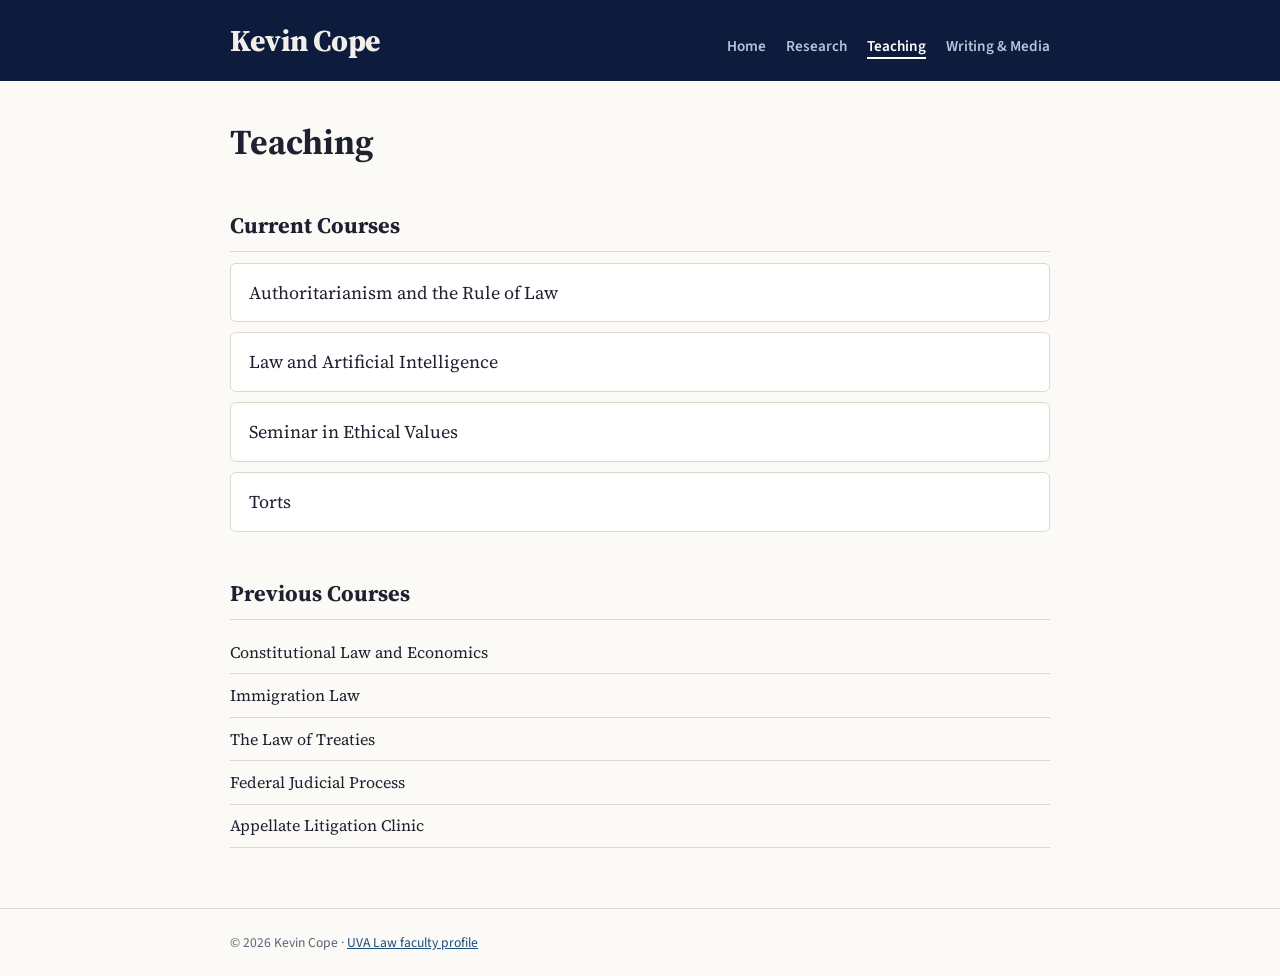
<file: academic-website/teaching.html>
<!DOCTYPE html>
<html lang="en"><head><meta charset="UTF-8"><meta name="viewport" content="width=device-width, initial-scale=1.0">
<title>Teaching — Kevin Cope</title><meta name="description" content="Courses taught by Kevin Cope at UVA Law.">
<link rel="preconnect" href="https://fonts.googleapis.com"><link rel="preconnect" href="https://fonts.gstatic.com" crossorigin>
<link href="https://fonts.googleapis.com/css2?family=Source+Serif+4:wght@400;600;700&family=Source+Sans+3:wght@400;600;700&display=swap" rel="stylesheet">
<link rel="stylesheet" href="css/style.css"></head><body>
<header class="site"><div class="container"><a class="brand" href="index.html">Kevin Cope</a><nav>
<a href="index.html">Home</a><a href="research.html">Research</a><a href="teaching.html" class=active>Teaching</a><a href="media.html">Writing &amp; Media</a></nav></div></header><main class="container">
<h1 style="margin-top:40px">Teaching</h1><h2>Current Courses</h2><div class="card">Authoritarianism and the Rule of Law</div><div class="card">Law and Artificial Intelligence</div><div class="card">Seminar in Ethical Values</div><div class="card">Torts</div><h2>Previous Courses</h2><ul class="pubs"><li>Constitutional Law and Economics</li><li>Immigration Law</li><li>The Law of Treaties</li><li>Federal Judicial Process</li><li>Appellate Litigation Clinic</li></ul></main><footer><div class="container">&copy; 2026 Kevin Cope &middot; <a href="https://www.law.virginia.edu/faculty/profile/kc9fz/2381999">UVA Law faculty profile</a></div></footer></body></html>
</file>
<file: css/style.css>
:root{--bg:#fbfaf7;--fg:#1e2230;--muted:#5d6475;--accent:#1f4e79;--rule:#dcd8cd;--card:#fff}
@media (prefers-color-scheme:dark){:root{--bg:#14171f;--fg:#e8e6df;--muted:#9aa1b2;--accent:#8fb8e3;--rule:#2c3140;--card:#1b1f2a}}
*{box-sizing:border-box}
body{margin:0;background:var(--bg);color:var(--fg);font:18px/1.65 "Source Serif 4",Georgia,serif}
.container{max-width:860px;margin:0 auto;padding:0 20px}
a{color:var(--accent)}
header.site{border-bottom:1px solid var(--rule);padding:18px 0}
header.site .container{display:flex;flex-wrap:wrap;justify-content:space-between;align-items:baseline;gap:10px}
.brand{font:700 1.25rem "Source Serif 4",Georgia,serif;color:var(--fg);text-decoration:none}
nav a{font:600 .95rem "Source Sans 3",system-ui,sans-serif;margin-left:20px;color:var(--muted);text-decoration:none}
nav a:hover,nav a.active{color:var(--accent)}
nav a.active{border-bottom:2px solid var(--accent)}
h1{font-size:2.2rem;line-height:1.2;margin:.2em 0 .1em}
h2{font-size:1.4rem;margin:2em 0 .5em;padding-bottom:.25em;border-bottom:1px solid var(--rule)}
.sub{font:1.05rem "Source Sans 3",system-ui,sans-serif;color:var(--muted);margin:0}
.profile{display:grid;grid-template-columns:200px 1fr;gap:32px;padding:40px 0 10px;align-items:start}
.photo{width:200px;height:240px;border-radius:6px;background:var(--rule);object-fit:cover;display:flex;align-items:center;justify-content:center;font:700 3rem "Source Sans 3",sans-serif;color:var(--muted)}
.contact{font:.95rem/1.7 "Source Sans 3",system-ui,sans-serif;margin-top:14px}
.links a{display:inline-block;margin:0 14px 6px 0;font:600 .95rem "Source Sans 3",system-ui,sans-serif}
ul.pubs{list-style:none;padding:0;margin:0}
ul.pubs li{padding:.55em 0 .55em 1.2em;text-indent:-1.2em;border-bottom:1px solid var(--rule);font-size:1rem;line-height:1.55}
ul.pubs .co{color:var(--muted)}
.card{background:var(--card);border:1px solid var(--rule);border-radius:6px;padding:14px 18px;margin:10px 0}
footer{margin-top:60px;padding:24px 0;border-top:1px solid var(--rule);font:.85rem "Source Sans 3",sans-serif;color:var(--muted)}
@media(max-width:640px){.profile{grid-template-columns:1fr}nav a{margin:0 14px 0 0}}
/* v2: Feldman/Doleac-inspired */
:root{--navy:#0d1b3d}
header.site{border-bottom:0;padding:20px 0}
.brand{font:800 1.9rem "Source Serif 4",Georgia,serif;letter-spacing:-.01em}
.hero{max-width:1000px;margin:0 auto;padding:30px 20px 60px;display:grid;grid-template-columns:1.3fr 1fr;gap:40px;align-items:center}
.hero h1{font-size:clamp(2rem,5vw,3.2rem);font-weight:800;line-height:1.1;margin:.2em 0 .5em}
.eyebrow{font:600 .8rem "Source Sans 3",sans-serif;letter-spacing:.14em;text-transform:uppercase;color:var(--muted);margin:0}
.lede{font-size:1.15rem;color:var(--muted);max-width:30em}
.hero .photo{width:100%;height:auto;aspect-ratio:4/5;font-size:5rem}
.btn{display:inline-block;background:var(--fg);color:var(--bg);padding:12px 26px;border-radius:999px;font:700 .8rem "Source Sans 3",sans-serif;letter-spacing:.12em;text-transform:uppercase;text-decoration:none;margin-right:10px}
.btn.ghost{background:transparent;color:var(--fg);border:1.5px solid var(--fg)}
.band{background:var(--navy);color:#f1efe8;padding:50px 0 60px}
.band h2{border-color:#2d3d66;margin-top:0}
.band p{max-width:44em}
.stats{display:flex;flex-wrap:wrap;gap:36px;margin-top:30px}
.stats div{font:.95rem "Source Sans 3",sans-serif;color:#b9c2d9}
.stats b{display:block;font:800 1.8rem "Source Serif 4",serif;color:#fff}
.cards{display:grid;grid-template-columns:repeat(auto-fit,minmax(220px,1fr));gap:16px}
a.card{display:block;text-decoration:none;color:var(--fg);font-size:1rem;padding:20px}
a.card:hover{border-color:var(--accent)}
@media(max-width:700px){.hero{grid-template-columns:1fr}}
/* photo shown uncropped at its natural aspect */
.hero{grid-template-columns:1.2fr 1fr;max-width:1000px;gap:40px}
.hero .photo{width:100%;height:auto;aspect-ratio:auto;object-fit:contain;border-radius:8px}
div.photo{aspect-ratio:1/1}
@media(max-width:700px){.hero{grid-template-columns:1fr}}
</file>
<file: academic-website/css/style.css>
:root{--bg:#fbfaf7;--fg:#1e2230;--muted:#5d6475;--accent:#1f4e79;--rule:#dcd8cd;--card:#fff}
@media (prefers-color-scheme:dark){:root{--bg:#14171f;--fg:#e8e6df;--muted:#9aa1b2;--accent:#8fb8e3;--rule:#2c3140;--card:#1b1f2a}}
*{box-sizing:border-box}
body{margin:0;background:var(--bg);color:var(--fg);font:18px/1.65 "Source Serif 4",Georgia,serif}
.container{max-width:860px;margin:0 auto;padding:0 20px}
a{color:var(--accent)}
header.site{border-bottom:1px solid var(--rule);padding:18px 0}
header.site .container{display:flex;flex-wrap:wrap;justify-content:space-between;align-items:baseline;gap:10px}
.brand{font:700 1.25rem "Source Serif 4",Georgia,serif;color:var(--fg);text-decoration:none}
nav a{font:600 .95rem "Source Sans 3",system-ui,sans-serif;margin-left:20px;color:var(--muted);text-decoration:none}
nav a:hover,nav a.active{color:var(--accent)}
nav a.active{border-bottom:2px solid var(--accent)}
h1{font-size:2.2rem;line-height:1.2;margin:.2em 0 .1em}
h2{font-size:1.4rem;margin:2em 0 .5em;padding-bottom:.25em;border-bottom:1px solid var(--rule)}
.sub{font:1.05rem "Source Sans 3",system-ui,sans-serif;color:var(--muted);margin:0}
.profile{display:grid;grid-template-columns:200px 1fr;gap:32px;padding:40px 0 10px;align-items:start}
.photo{width:200px;height:240px;border-radius:6px;background:var(--rule);object-fit:cover;display:flex;align-items:center;justify-content:center;font:700 3rem "Source Sans 3",sans-serif;color:var(--muted)}
.contact{font:.95rem/1.7 "Source Sans 3",system-ui,sans-serif;margin-top:14px}
.links a{display:inline-block;margin:0 14px 6px 0;font:600 .95rem "Source Sans 3",system-ui,sans-serif}
ul.pubs{list-style:none;padding:0;margin:0}
ul.pubs li{padding:.55em 0 .55em 1.2em;text-indent:-1.2em;border-bottom:1px solid var(--rule);font-size:1rem;line-height:1.55}
ul.pubs .co{color:var(--muted)}
.card{background:var(--card);border:1px solid var(--rule);border-radius:6px;padding:14px 18px;margin:10px 0}
footer{margin-top:60px;padding:24px 0;border-top:1px solid var(--rule);font:.85rem "Source Sans 3",sans-serif;color:var(--muted)}
@media(max-width:640px){.profile{grid-template-columns:1fr}nav a{margin:0 14px 0 0}}
/* v2: Feldman/Doleac-inspired */
:root{--navy:#0d1b3d}
header.site{border-bottom:0;padding:20px 0}
.brand{font:800 1.9rem "Source Serif 4",Georgia,serif;letter-spacing:-.01em}
.hero{max-width:1000px;margin:0 auto;padding:30px 20px 60px;display:grid;grid-template-columns:1.3fr 1fr;gap:40px;align-items:center}
.hero h1{font-size:clamp(2rem,5vw,3.2rem);font-weight:800;line-height:1.1;margin:.2em 0 .5em}
.eyebrow{font:600 .8rem "Source Sans 3",sans-serif;letter-spacing:.14em;text-transform:uppercase;color:var(--muted);margin:0}
.lede{font-size:1.15rem;color:var(--muted);max-width:30em}
.hero .photo{width:100%;height:auto;aspect-ratio:4/5;font-size:5rem}
.btn{display:inline-block;background:var(--fg);color:var(--bg);padding:12px 26px;border-radius:999px;font:700 .8rem "Source Sans 3",sans-serif;letter-spacing:.12em;text-transform:uppercase;text-decoration:none;margin-right:10px}
.btn.ghost{background:transparent;color:var(--fg);border:1.5px solid var(--fg)}
.band{background:var(--navy);color:#f1efe8;padding:50px 0 60px}
.band h2{border-color:#2d3d66;margin-top:0}
.band p{max-width:44em}
.stats{display:flex;flex-wrap:wrap;gap:36px;margin-top:30px}
.stats div{font:.95rem "Source Sans 3",sans-serif;color:#b9c2d9}
.stats b{display:block;font:800 1.8rem "Source Serif 4",serif;color:#fff}
.cards{display:grid;grid-template-columns:repeat(auto-fit,minmax(220px,1fr));gap:16px}
a.card{display:block;text-decoration:none;color:var(--fg);font-size:1rem;padding:20px}
a.card:hover{border-color:var(--accent)}
@media(max-width:700px){.hero{grid-template-columns:1fr}}
/* photo shown uncropped at its natural aspect, beside the text */
.hero{grid-template-columns:1fr 280px;max-width:1000px;gap:40px;align-items:center}
.hero .photo{width:100%;height:auto;aspect-ratio:auto;object-fit:contain;border-radius:8px}
div.photo{aspect-ratio:1/1}
@media(max-width:560px){.hero{grid-template-columns:1fr 130px;gap:16px}.hero h1{font-size:1.7rem}.lede{font-size:1rem}}
.sr-only{position:absolute;width:1px;height:1px;overflow:hidden;clip:rect(0 0 0 0);white-space:nowrap}
/* inverted scheme: navy header + hero, light About band */
header.site{background:var(--navy)}
header.site .brand{color:#f1efe8}
header.site nav a{color:#b9c2d9}
header.site nav a:hover,header.site nav a.active{color:#fff;border-color:#fff}
.hero{background:var(--navy);color:#f1efe8;box-shadow:0 0 0 100vmax var(--navy);clip-path:inset(0 -100vmax);margin-top:0;position:relative}
.hero .eyebrow{color:#b9c2d9}
.hero .lede{color:#d5dbea}
.hero .btn{background:#f1efe8;color:var(--navy)}
.hero .btn.ghost{background:transparent;color:#f1efe8;border-color:#f1efe8}
.hero .photo{background:#22325c;color:#b9c2d9}
.band{background:var(--card);color:var(--fg)}
.band h2{border-color:var(--rule)}
.stats div{color:var(--muted)}
.stats b{color:var(--navy)}
@media (prefers-color-scheme:dark){.stats b{color:var(--fg)}}
.hero .eyebrow{color:#f5a623}
.hero .eyebrow{line-height:1.7;letter-spacing:.1em}
</file>
